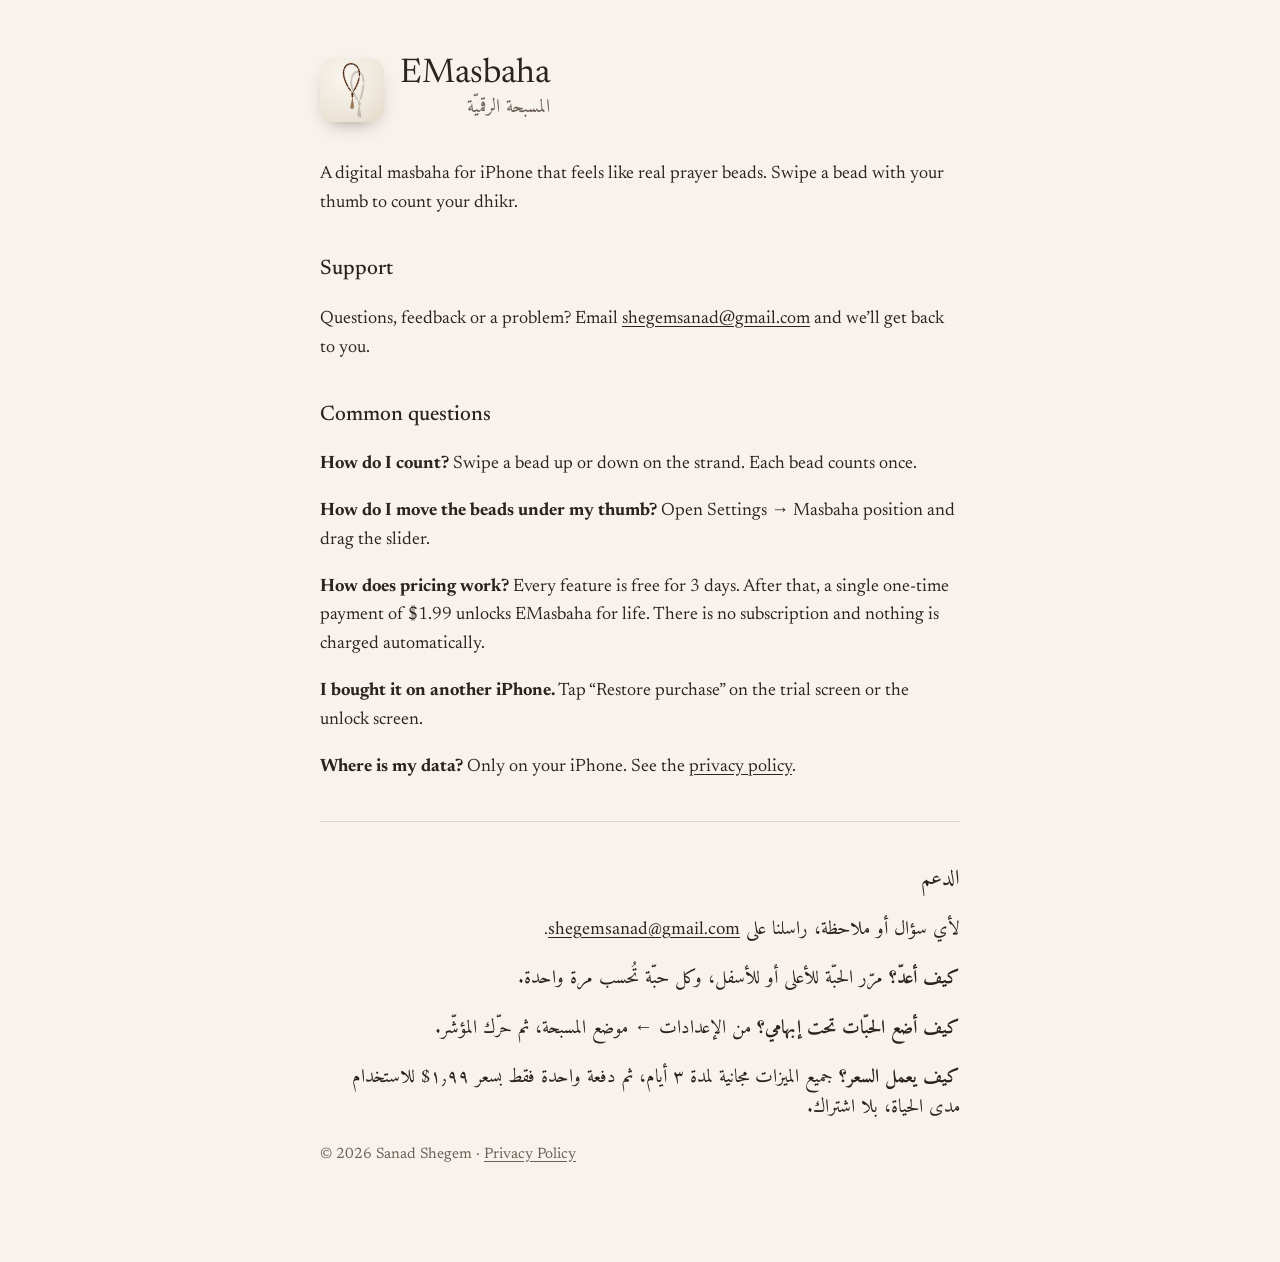
<file: index.html>
<!DOCTYPE html>
<html lang="en"><head><meta charset="utf-8"><meta name="viewport" content="width=device-width,initial-scale=1">
<title>EMasbaha — Support</title>
<link rel="preconnect" href="https://fonts.googleapis.com"><link rel="preconnect" href="https://fonts.gstatic.com" crossorigin>
<link href="https://fonts.googleapis.com/css2?family=Amiri&family=Newsreader:opsz,wght@6..72,400;6..72,500&display=swap" rel="stylesheet">
<link rel="stylesheet" href="style.css"></head>
<body><main>
<header><img src="icon.png" alt=""><div><h1>EMasbaha</h1><div class="ar" dir="rtl" lang="ar">المسبحة الرقميّة</div></div></header>
<p>A digital masbaha for iPhone that feels like real prayer beads. Swipe a bead with your thumb to count your dhikr.</p>

<h2>Support</h2>
<p>Questions, feedback or a problem? Email <a href="mailto:shegemsanad@gmail.com">shegemsanad@gmail.com</a> and we’ll get back to you.</p>

<h2>Common questions</h2>
<p><strong>How do I count?</strong> Swipe a bead up or down on the strand. Each bead counts once.</p>
<p><strong>How do I move the beads under my thumb?</strong> Open Settings → Masbaha position and drag the slider.</p>
<p><strong>How does pricing work?</strong> Every feature is free for 3 days. After that, a single one-time payment of $1.99 unlocks EMasbaha for life. There is no subscription and nothing is charged automatically.</p>
<p><strong>I bought it on another iPhone.</strong> Tap “Restore purchase” on the trial screen or the unlock screen.</p>
<p><strong>Where is my data?</strong> Only on your iPhone. See the <a href="privacy.html">privacy policy</a>.</p>

<hr>
<div dir="rtl" lang="ar">
<h2>الدعم</h2>
<p>لأي سؤال أو ملاحظة، راسلنا على <a href="mailto:shegemsanad@gmail.com">shegemsanad@gmail.com</a>.</p>
<p><strong>كيف أعدّ؟</strong> مرّر الحبّة للأعلى أو للأسفل، وكل حبّة تُحسب مرة واحدة.</p>
<p><strong>كيف أضع الحبّات تحت إبهامي؟</strong> من الإعدادات ← موضع المسبحة، ثم حرّك المؤشّر.</p>
<p><strong>كيف يعمل السعر؟</strong> جميع الميزات مجانية لمدة ٣ أيام، ثم دفعة واحدة فقط بسعر ١٫٩٩$ للاستخدام مدى الحياة، بلا اشتراك.</p>
</div>
<p class="muted">© 2026 Sanad Shegem · <a href="privacy.html">Privacy Policy</a></p>
</main></body></html>
</file>
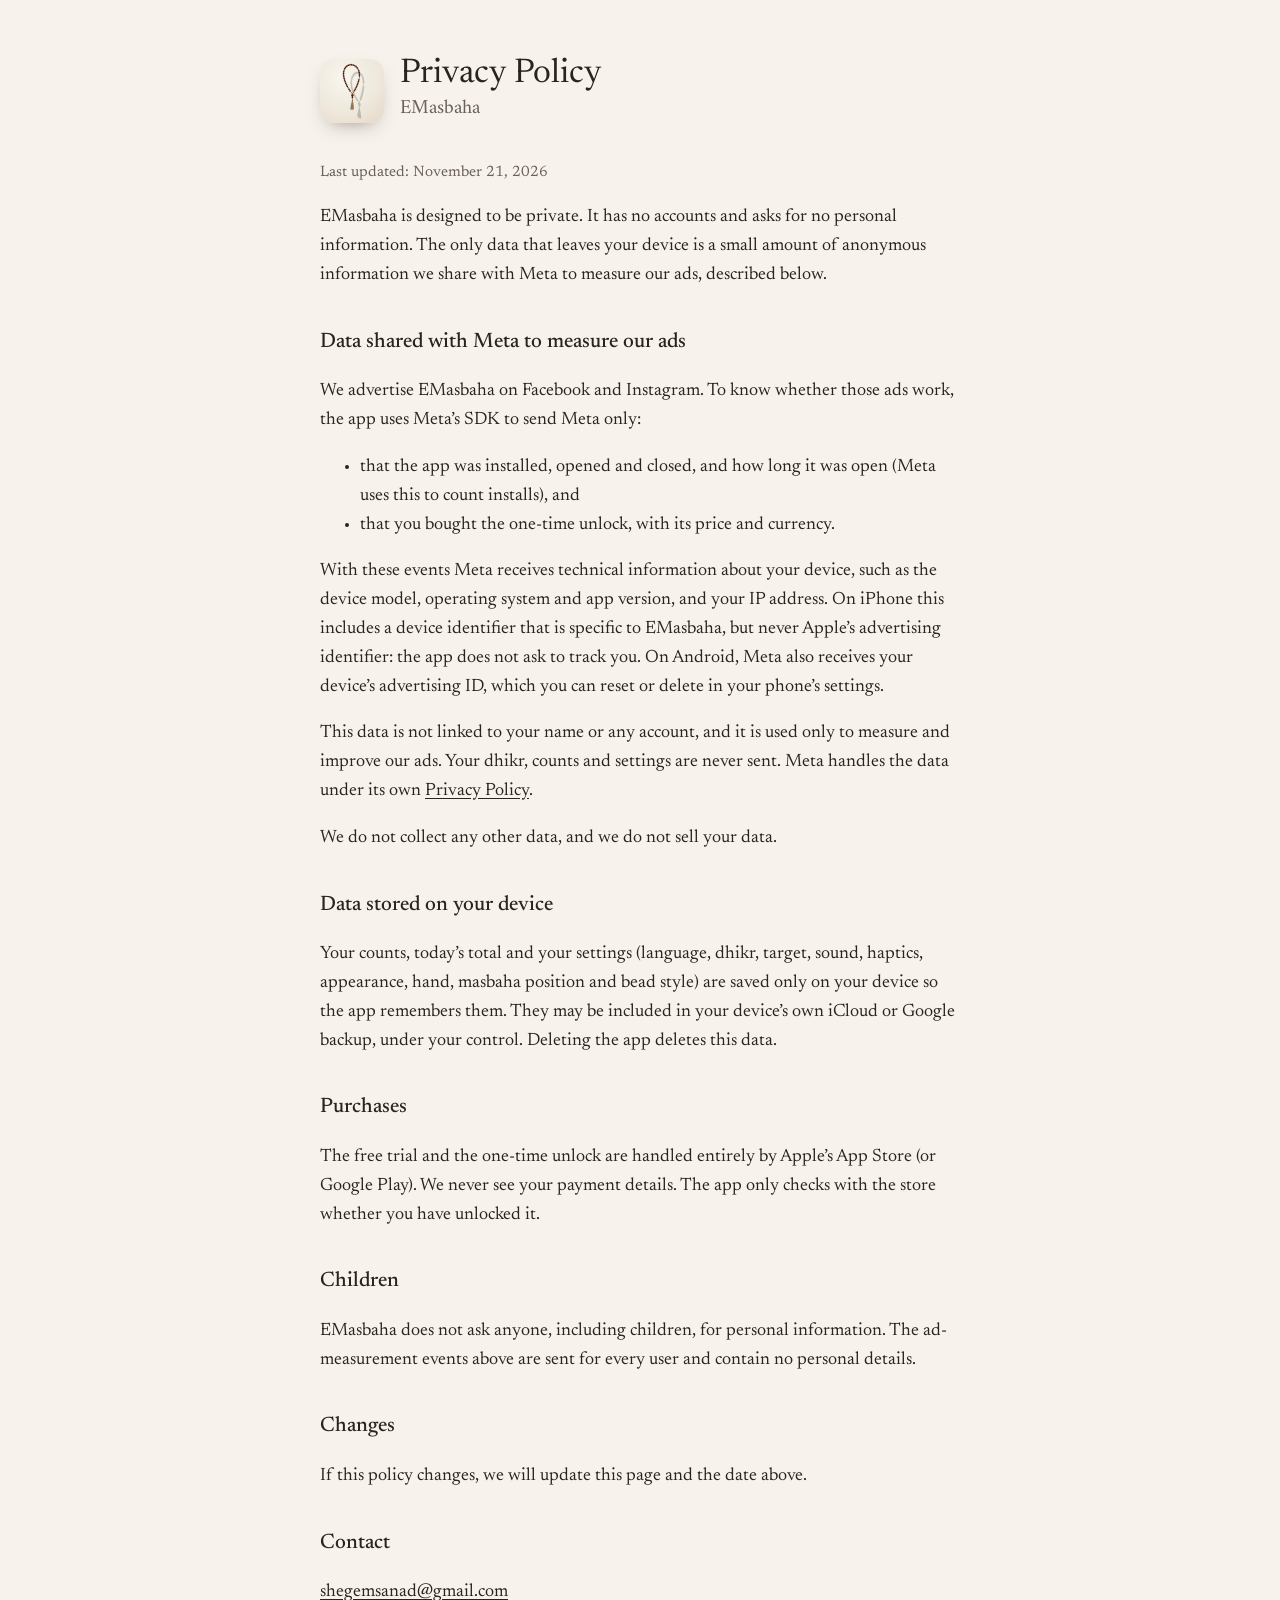
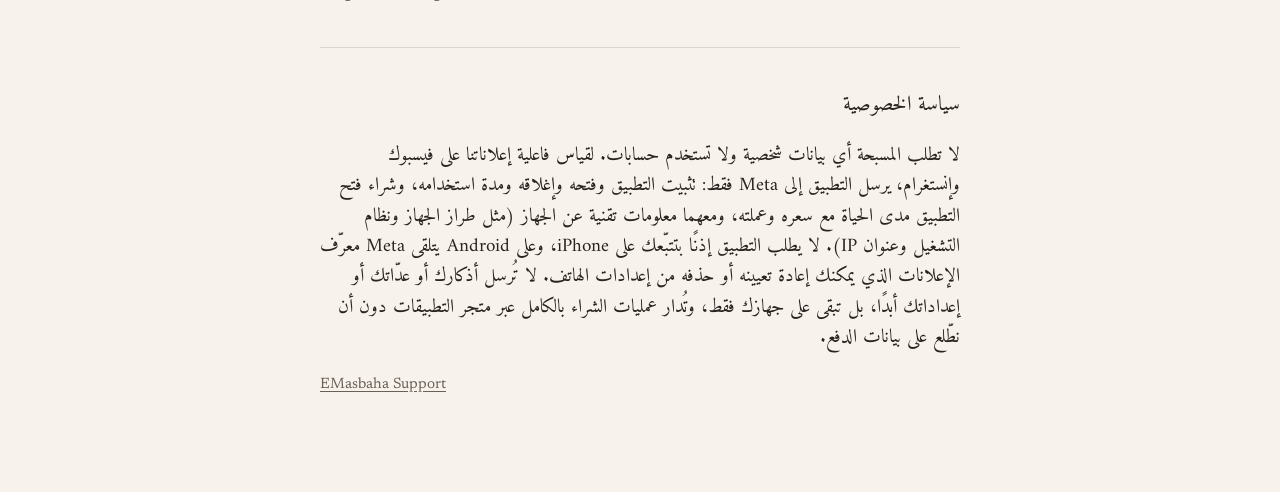
<file: privacy.html>
<!DOCTYPE html>
<html lang="en"><head><meta charset="utf-8"><meta name="viewport" content="width=device-width,initial-scale=1">
<title>EMasbaha — Privacy Policy</title>
<link rel="preconnect" href="https://fonts.googleapis.com"><link rel="preconnect" href="https://fonts.gstatic.com" crossorigin>
<link href="https://fonts.googleapis.com/css2?family=Amiri&family=Newsreader:opsz,wght@6..72,400;6..72,500&display=swap" rel="stylesheet">
<link rel="stylesheet" href="style.css"></head>
<body><main>
<header><img src="icon.png" alt=""><div><h1>Privacy Policy</h1><div class="ar">EMasbaha</div></div></header>
<p class="muted">Last updated: November 21, 2026</p>

<p>EMasbaha is designed to be private. It has no accounts and asks for no personal information. The only data that leaves your device is a small amount of anonymous information we share with Meta to measure our ads, described below.</p>

<h2>Data shared with Meta to measure our ads</h2>
<p>We advertise EMasbaha on Facebook and Instagram. To know whether those ads work, the app uses Meta’s SDK to send Meta only:</p>
<ul>
<li>that the app was installed, opened and closed, and how long it was open (Meta uses this to count installs), and</li>
<li>that you bought the one-time unlock, with its price and currency.</li>
</ul>
<p>With these events Meta receives technical information about your device, such as the device model, operating system and app version, and your IP address. On iPhone this includes a device identifier that is specific to EMasbaha, but never Apple’s advertising identifier: the app does not ask to track you. On Android, Meta also receives your device’s advertising ID, which you can reset or delete in your phone’s settings.</p>
<p>This data is not linked to your name or any account, and it is used only to measure and improve our ads. Your dhikr, counts and settings are never sent. Meta handles the data under its own <a href="https://www.facebook.com/privacy/policy/">Privacy Policy</a>.</p>
<p>We do not collect any other data, and we do not sell your data.</p>

<h2>Data stored on your device</h2>
<p>Your counts, today’s total and your settings (language, dhikr, target, sound, haptics, appearance, hand, masbaha position and bead style) are saved only on your device so the app remembers them. They may be included in your device’s own iCloud or Google backup, under your control. Deleting the app deletes this data.</p>

<h2>Purchases</h2>
<p>The free trial and the one-time unlock are handled entirely by Apple’s App Store (or Google Play). We never see your payment details. The app only checks with the store whether you have unlocked it.</p>

<h2>Children</h2>
<p>EMasbaha does not ask anyone, including children, for personal information. The ad-measurement events above are sent for every user and contain no personal details.</p>

<h2>Changes</h2>
<p>If this policy changes, we will update this page and the date above.</p>

<h2>Contact</h2>
<p><a href="mailto:shegemsanad@gmail.com">shegemsanad@gmail.com</a></p>

<hr>
<div dir="rtl" lang="ar">
<h2>سياسة الخصوصية</h2>
<p>لا تطلب المسبحة أي بيانات شخصية ولا تستخدم حسابات. لقياس فاعلية إعلاناتنا على فيسبوك وإنستغرام، يرسل التطبيق إلى Meta فقط: تثبيت التطبيق وفتحه وإغلاقه ومدة استخدامه، وشراء فتح التطبيق مدى الحياة مع سعره وعملته، ومعهما معلومات تقنية عن الجهاز (مثل طراز الجهاز ونظام التشغيل وعنوان IP). لا يطلب التطبيق إذنًا بتتبّعك على iPhone، وعلى Android يتلقى Meta معرّف الإعلانات الذي يمكنك إعادة تعيينه أو حذفه من إعدادات الهاتف. لا تُرسل أذكارك أو عدّاتك أو إعداداتك أبدًا، بل تبقى على جهازك فقط، وتُدار عمليات الشراء بالكامل عبر متجر التطبيقات دون أن نطّلع على بيانات الدفع.</p>
</div>
<p class="muted"><a href="index.html">EMasbaha Support</a></p>
</main></body></html>
</file>
<file: style.css>
:root{--bg:#f7f3ec;--ink:#2a2320;--muted:#6b6058;--line:rgba(42,35,32,.14)}
@media (prefers-color-scheme:dark){:root{--bg:#1b1816;--ink:#eee6d8;--muted:#a89d90;--line:rgba(238,230,216,.14)}}
*{box-sizing:border-box}
body{margin:0;background:var(--bg);color:var(--ink);font:18px/1.6 'Newsreader',Georgia,serif;-webkit-font-smoothing:antialiased}
main{max-width:680px;margin:0 auto;padding:56px 20px 80px}
header{display:flex;align-items:center;gap:16px;margin-bottom:36px}
header img{width:64px;height:64px;border-radius:22.5%;box-shadow:0 8px 20px -10px rgba(40,22,8,.5)}
h1{font-weight:400;font-size:34px;line-height:1.1;margin:0}
.ar{font-family:'Amiri',serif;color:var(--muted);font-size:20px}
h2{font-weight:500;font-size:21px;margin:36px 0 8px}
p,li{color:var(--ink)}
.muted{color:var(--muted);font-size:15px}
a{color:inherit;text-underline-offset:3px}
hr{border:0;border-top:1px solid var(--line);margin:40px 0}
[dir=rtl]{font-family:'Amiri',serif;font-size:19px}
</file>
